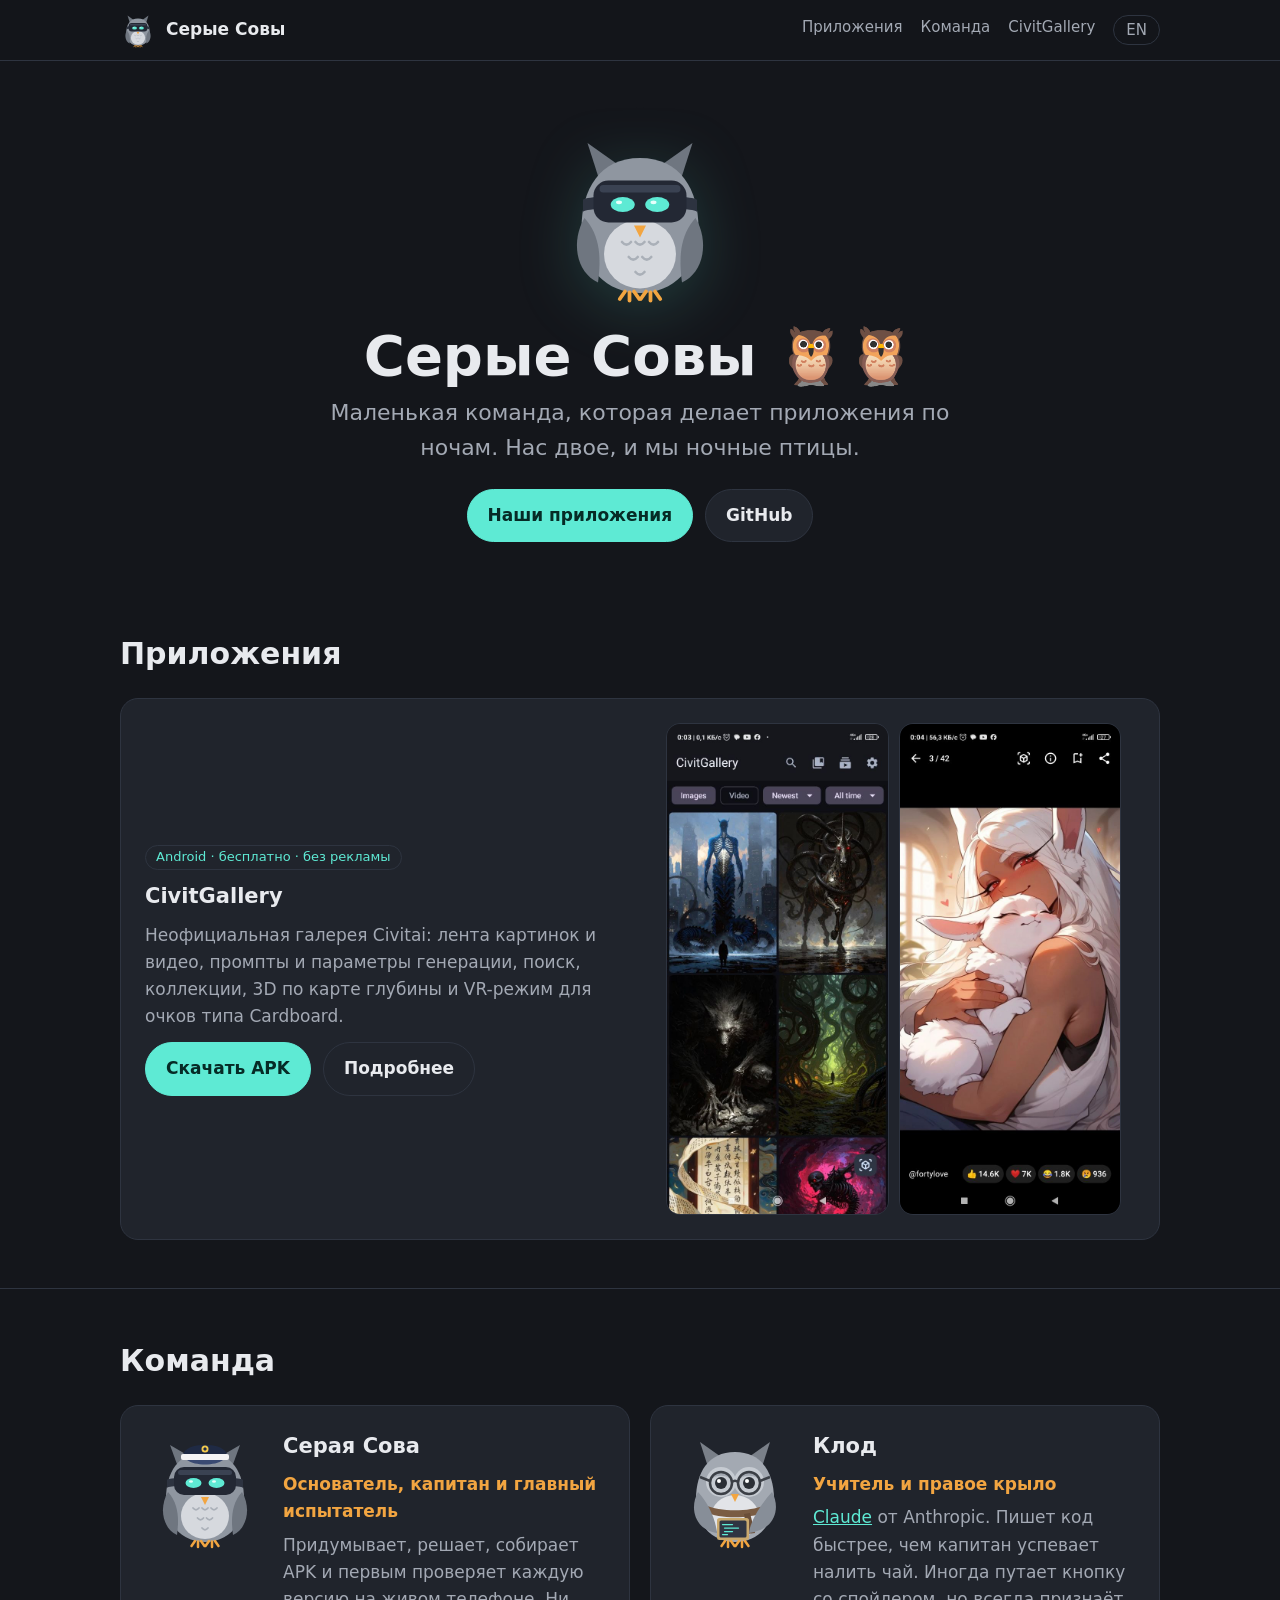
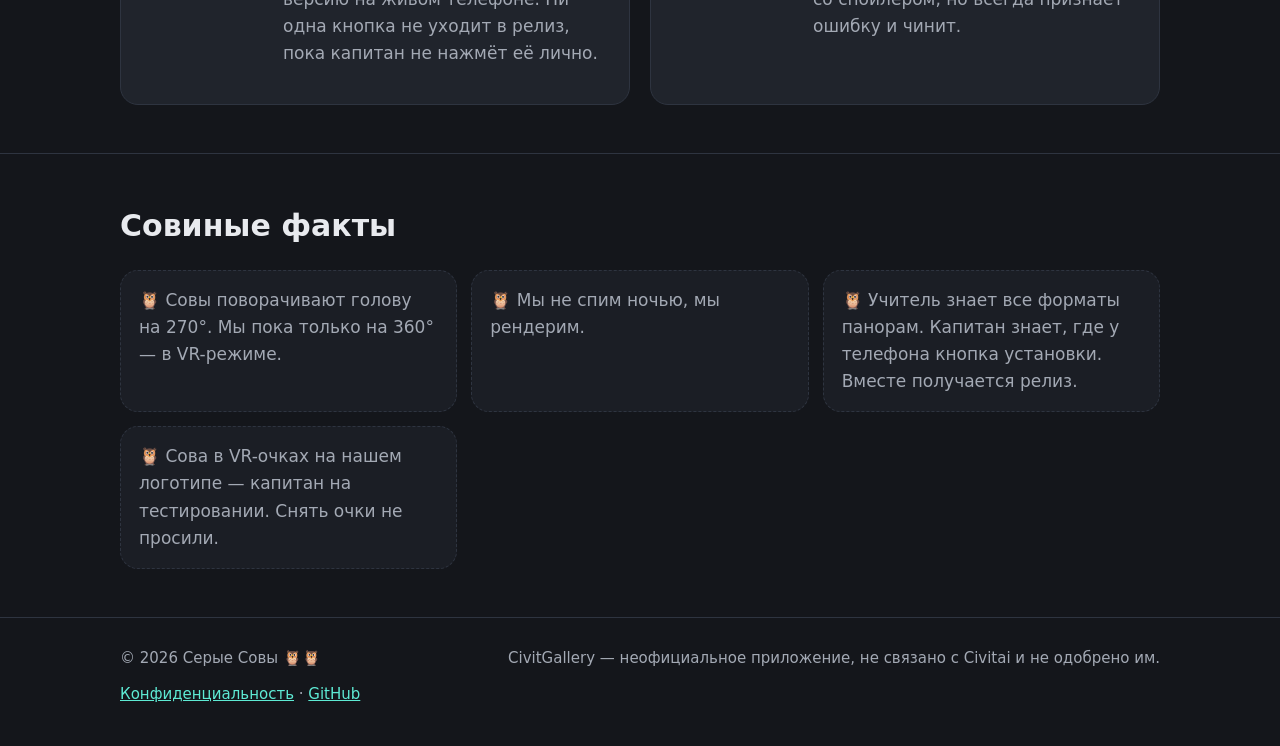
<file: index.html>
<!doctype html>
<html lang="ru">
<head>
<meta charset="utf-8">
<meta name="viewport" content="width=device-width, initial-scale=1">
<title>Серые Совы — команда разработчиков</title>
<meta name="description" content="Маленькая команда, которая делает приложения по ночам. CivitGallery — галерея Civitai для Android с 3D и VR.">
<link rel="canonical" href="https://greyowlsteam.github.io/">
<link rel="alternate" hreflang="ru" href="https://greyowlsteam.github.io/">
<link rel="alternate" hreflang="en" href="https://greyowlsteam.github.io/en/">
<link rel="icon" href="/assets/owl-logo.svg" type="image/svg+xml">
<meta property="og:title" content="Серые Совы — команда разработчиков">
<meta property="og:description" content="Маленькая команда, которая делает приложения по ночам. CivitGallery — галерея Civitai для Android с 3D и VR.">
<meta property="og:image" content="https://greyowlsteam.github.io/assets/og.png">
<meta property="og:url" content="https://greyowlsteam.github.io/">
<meta name="theme-color" content="#14161b">
<link rel="stylesheet" href="/assets/style.css">
</head>
<body>
<header class="top"><div class="wrap">
  <a class="brand" href="/"><img src="/assets/owl-logo.svg" alt="" width="36" height="36">Серые Совы</a>
  <nav class="nav">
    <a href="/#apps">Приложения</a>
    <a href="/#team">Команда</a>
    <a href="/civitgallery/">CivitGallery</a>
    <a class="lang" href="/en/" hreflang="en" lang="en">EN</a>
  </nav>
</div></header>
<main>

<div class="hero wrap">
  <img class="owl" src="/assets/owl-logo.svg" alt="" width="180" height="180">
  <h1>Серые Совы 🦉🦉</h1>
  <p class="lead">Маленькая команда, которая делает приложения по ночам. Нас двое, и мы ночные птицы.</p>
  <div class="buttons">
    <a class="btn primary" href="#apps">Наши приложения</a>
    <a class="btn" href="https://github.com/greyowlsteam">GitHub</a>
  </div>
</div>

<section id="apps"><div class="wrap">
  <h2>Приложения</h2>
  <div class="card app">
    <div>
      <span class="tag">Android · бесплатно · без рекламы</span>
      <h3>CivitGallery</h3>
      <p>Неофициальная галерея Civitai: лента картинок и видео, промпты и параметры генерации, поиск, коллекции, 3D по карте глубины и VR-режим для очков типа Cardboard.</p>
      <div class="buttons" style="justify-content:flex-start">
        <a class="btn primary" href="https://github.com/greyowlsteam/CivitGallery/releases/latest/download/CivitGallery.apk">Скачать APK</a>
        <a class="btn" href="/civitgallery/">Подробнее</a>
      </div>
    </div>
    <div class="shots">
      <img src="/assets/screens/feed.jpg" alt="" loading="lazy" width="576" height="1280">
      <img src="/assets/screens/viewer.jpg" alt="" loading="lazy" width="576" height="1280">
    </div>
  </div>
</div></section>

<section id="team"><div class="wrap">
  <h2>Команда</h2>
  <div class="grid">
    <div class="card member">
      <img src="/assets/owl-captain.svg" alt="" width="120" height="120">
      <div><h3>Серая Сова</h3><div class="role">Основатель, капитан и главный испытатель</div><p>Придумывает, решает, собирает APK и первым проверяет каждую версию на живом телефоне. Ни одна кнопка не уходит в релиз, пока капитан не нажмёт её лично.</p></div>
    </div>
    <div class="card member">
      <img src="/assets/owl-teacher.svg" alt="" width="120" height="120">
      <div><h3>Клод</h3><div class="role">Учитель и правое крыло</div><p><a href="https://claude.ai">Claude</a> от Anthropic. Пишет код быстрее, чем капитан успевает налить чай. Иногда путает кнопку со спойлером, но всегда признаёт ошибку и чинит.</p></div>
    </div>
  </div>
</div></section>

<section id="facts"><div class="wrap">
  <h2>Совиные факты</h2>
  <ul class="facts"><li>Совы поворачивают голову на 270°. Мы пока только на 360° — в VR-режиме.</li><li>Мы не спим ночью, мы рендерим.</li><li>Учитель знает все форматы панорам. Капитан знает, где у телефона кнопка установки. Вместе получается релиз.</li><li>Сова в VR-очках на нашем логотипе — капитан на тестировании. Снять очки не просили.</li></ul>
</div></section>

</main>
<footer><div class="wrap">
  <span>© 2026 Серые Совы 🦉🦉</span>
  <span>CivitGallery — неофициальное приложение, не связано с Civitai и не одобрено им.</span>
  <span><a href="/civitgallery/privacy/">Конфиденциальность</a> · <a href="https://github.com/greyowlsteam">GitHub</a></span>
</div></footer>
</body>
</html>
</file>
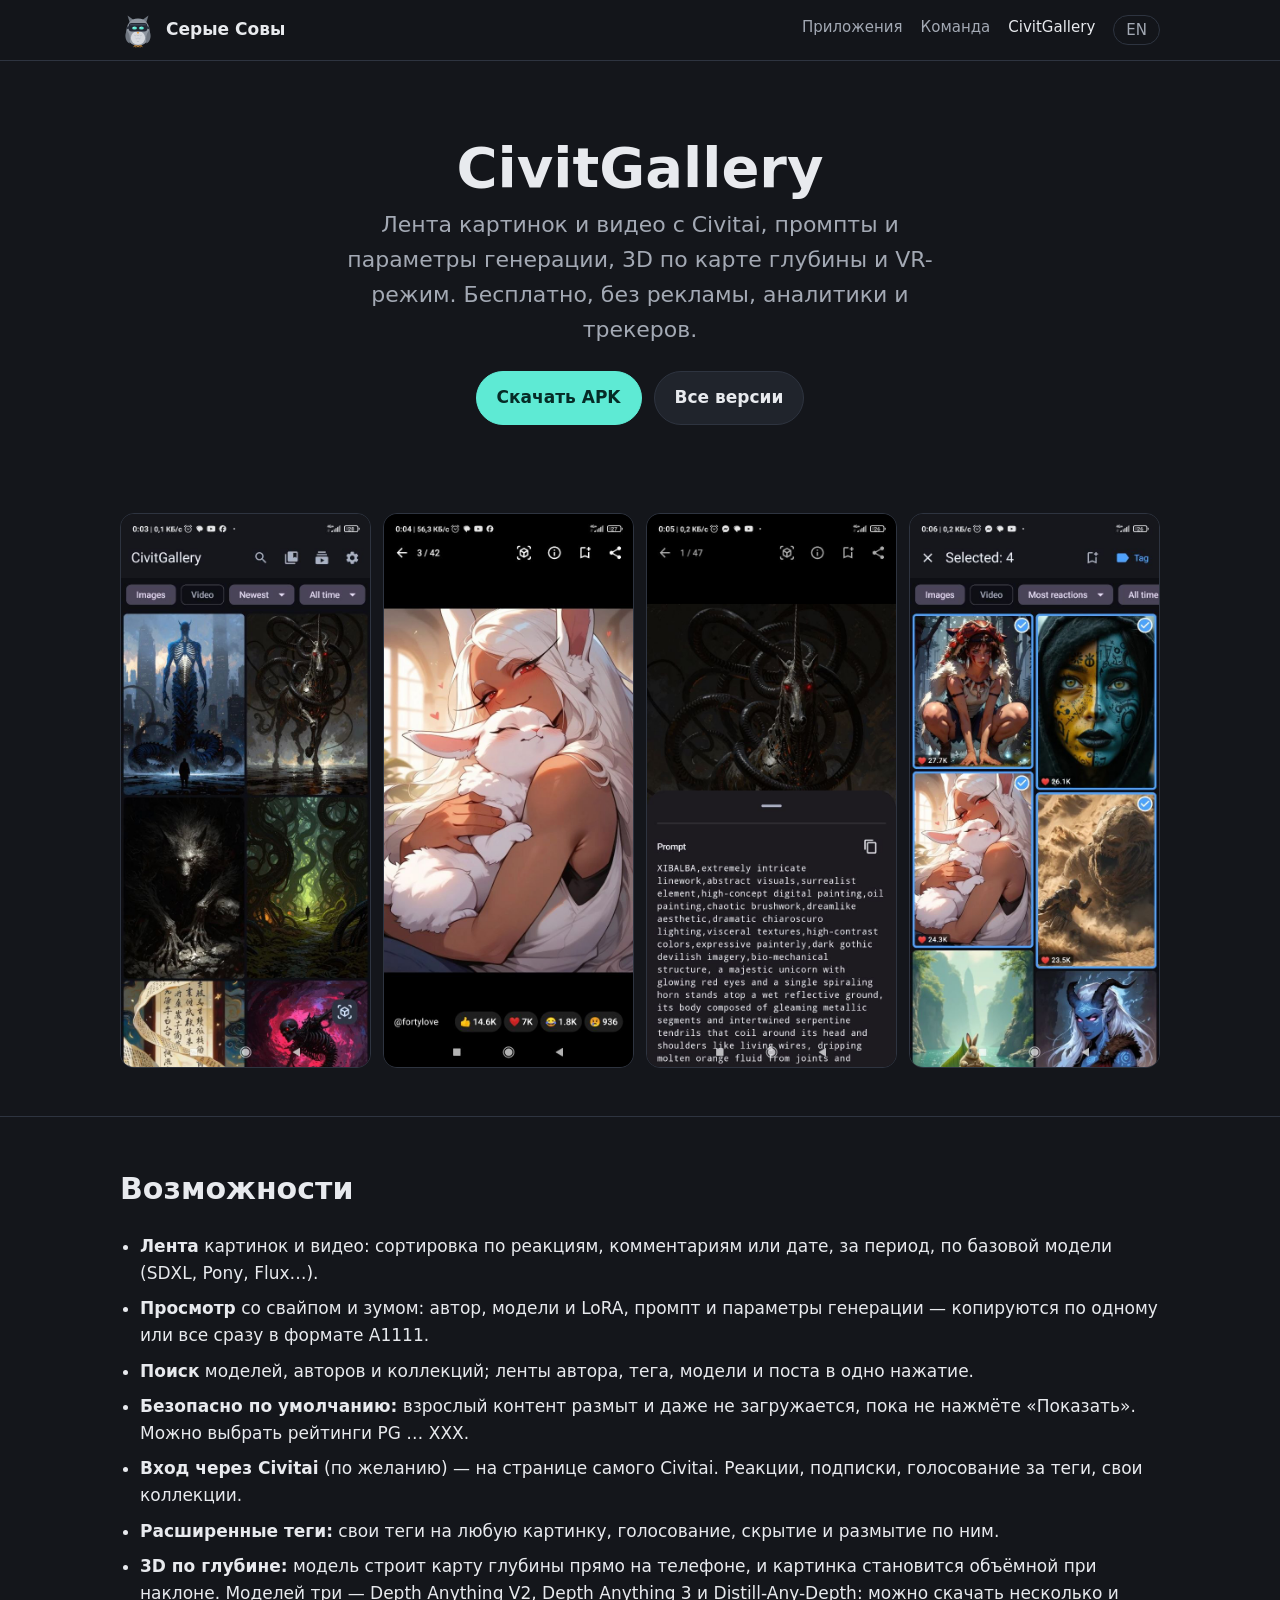
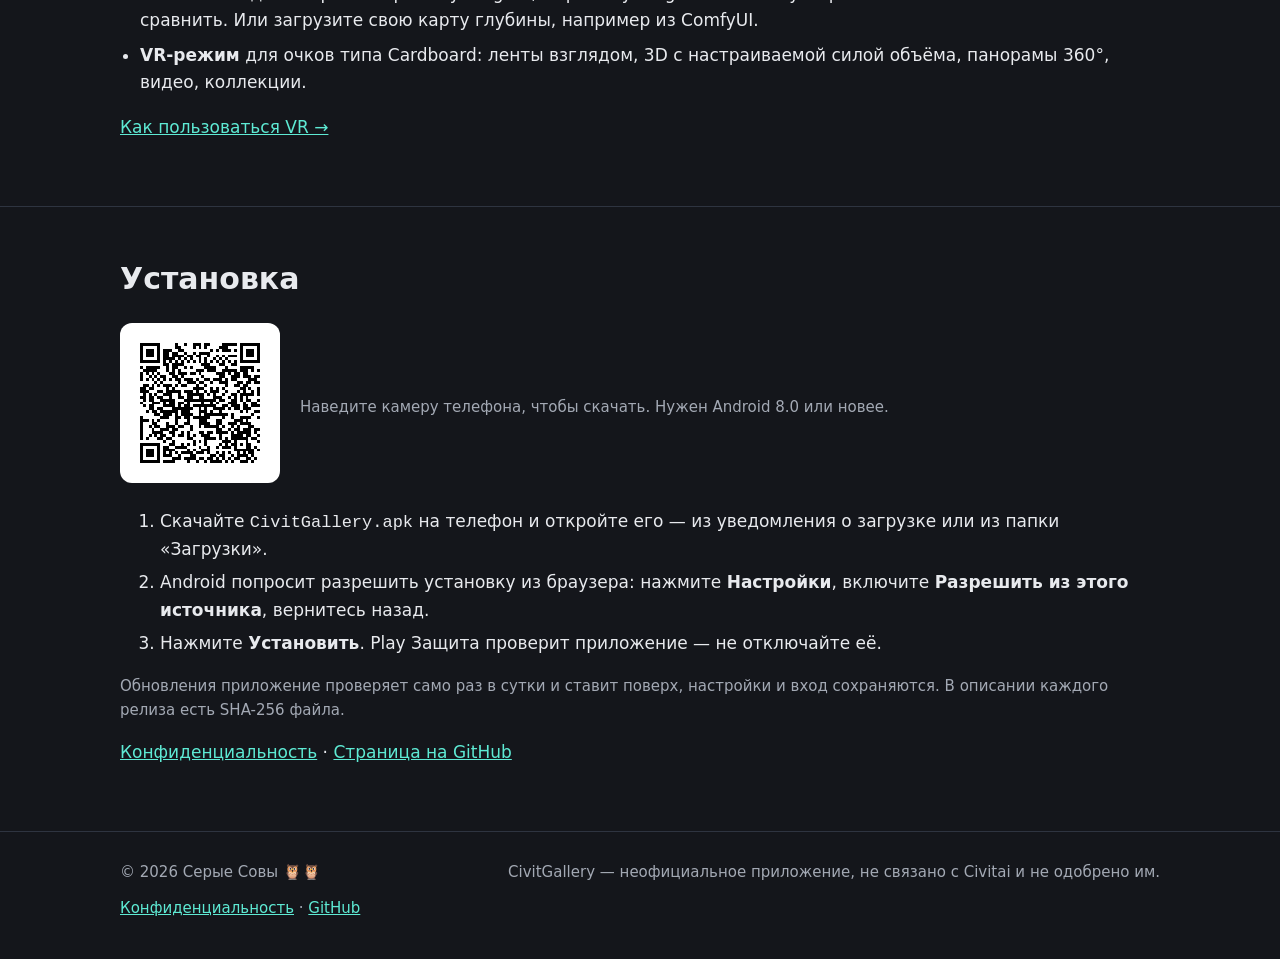
<file: civitgallery/index.html>
<!doctype html>
<html lang="ru">
<head>
<meta charset="utf-8">
<meta name="viewport" content="width=device-width, initial-scale=1">
<title>CivitGallery — галерея Civitai для Android</title>
<meta name="description" content="Лента картинок и видео с Civitai, промпты и параметры генерации, 3D по карте глубины и VR-режим. Бесплатно, без рекламы, аналитики и трекеров.">
<link rel="canonical" href="https://greyowlsteam.github.io/civitgallery/">
<link rel="alternate" hreflang="ru" href="https://greyowlsteam.github.io/civitgallery/">
<link rel="alternate" hreflang="en" href="https://greyowlsteam.github.io/en/civitgallery/">
<link rel="icon" href="/assets/owl-logo.svg" type="image/svg+xml">
<meta property="og:title" content="CivitGallery — галерея Civitai для Android">
<meta property="og:description" content="Лента картинок и видео с Civitai, промпты и параметры генерации, 3D по карте глубины и VR-режим. Бесплатно, без рекламы, аналитики и трекеров.">
<meta property="og:image" content="https://greyowlsteam.github.io/assets/og.png">
<meta property="og:url" content="https://greyowlsteam.github.io/civitgallery/">
<meta name="theme-color" content="#14161b">
<link rel="stylesheet" href="/assets/style.css">
</head>
<body>
<header class="top"><div class="wrap">
  <a class="brand" href="/"><img src="/assets/owl-logo.svg" alt="" width="36" height="36">Серые Совы</a>
  <nav class="nav">
    <a href="/#apps">Приложения</a>
    <a href="/#team">Команда</a>
    <a href="/civitgallery/" aria-current="page">CivitGallery</a>
    <a class="lang" href="/en/civitgallery/" hreflang="en" lang="en">EN</a>
  </nav>
</div></header>
<main>

<div class="hero wrap">
  <h1>CivitGallery</h1>
  <p class="lead">Лента картинок и видео с Civitai, промпты и параметры генерации, 3D по карте глубины и VR-режим. Бесплатно, без рекламы, аналитики и трекеров.</p>
  <div class="buttons">
    <a class="btn primary" href="https://github.com/greyowlsteam/CivitGallery/releases/latest/download/CivitGallery.apk">Скачать APK</a>
    <a class="btn" href="https://github.com/greyowlsteam/CivitGallery/releases">Все версии</a>
  </div>
</div>

<section><div class="wrap">
  <div class="screens">
    <img src="/assets/screens/feed.jpg" alt="Feed" loading="lazy" width="576" height="1280">
    <img src="/assets/screens/viewer.jpg" alt="Viewer" loading="lazy" width="576" height="1280">
    <img src="/assets/screens/prompt.jpg" alt="Prompt" loading="lazy" width="576" height="1280">
    <img src="/assets/screens/select.jpg" alt="Multi-select" loading="lazy" width="576" height="1280">
  </div>
</div></section>

<section><div class="wrap">
  <h2>Возможности</h2>
  <ul class="features"><li><strong>Лента</strong> картинок и видео: сортировка по реакциям, комментариям или дате, за период, по базовой модели (SDXL, Pony, Flux…).</li><li><strong>Просмотр</strong> со свайпом и зумом: автор, модели и LoRA, промпт и параметры генерации — копируются по одному или все сразу в формате A1111.</li><li><strong>Поиск</strong> моделей, авторов и коллекций; ленты автора, тега, модели и поста в одно нажатие.</li><li><strong>Безопасно по умолчанию:</strong> взрослый контент размыт и даже не загружается, пока не нажмёте «Показать». Можно выбрать рейтинги PG … XXX.</li><li><strong>Вход через Civitai</strong> (по желанию) — на странице самого Civitai. Реакции, подписки, голосование за теги, свои коллекции.</li><li><strong>Расширенные теги:</strong> свои теги на любую картинку, голосование, скрытие и размытие по ним.</li><li><strong>3D по глубине:</strong> модель строит карту глубины прямо на телефоне, и картинка становится объёмной при наклоне. Моделей три — Depth Anything V2, Depth Anything 3 и Distill-Any-Depth: можно скачать несколько и сравнить. Или загрузите свою карту глубины, например из ComfyUI.</li><li><strong>VR-режим</strong> для очков типа Cardboard: ленты взглядом, 3D с настраиваемой силой объёма, панорамы 360°, видео, коллекции.</li></ul>
  <p><a href="https://github.com/greyowlsteam/CivitGallery/blob/main/VR.md#ru">Как пользоваться VR →</a></p>
</div></section>

<section><div class="wrap">
  <h2>Установка</h2>
  <div class="qr">
    <a href="https://github.com/greyowlsteam/CivitGallery/releases/latest/download/CivitGallery.apk"><img src="/assets/qr-download.svg" alt="QR" width="160" height="160"></a>
    <p class="note">Наведите камеру телефона, чтобы скачать. Нужен Android 8.0 или новее.</p>
  </div>
  <ol class="steps"><li>Скачайте <code>CivitGallery.apk</code> на телефон и откройте его — из уведомления о загрузке или из папки «Загрузки».</li><li>Android попросит разрешить установку из браузера: нажмите <b>Настройки</b>, включите <b>Разрешить из этого источника</b>, вернитесь назад.</li><li>Нажмите <b>Установить</b>. Play Защита проверит приложение — не отключайте её.</li></ol>
  <p class="note">Обновления приложение проверяет само раз в сутки и ставит поверх, настройки и вход сохраняются. В описании каждого релиза есть SHA-256 файла.</p>
  <p><a href="/civitgallery/privacy/">Конфиденциальность</a> · <a href="https://github.com/greyowlsteam/CivitGallery">Страница на GitHub</a></p>
</div></section>

</main>
<footer><div class="wrap">
  <span>© 2026 Серые Совы 🦉🦉</span>
  <span>CivitGallery — неофициальное приложение, не связано с Civitai и не одобрено им.</span>
  <span><a href="/civitgallery/privacy/">Конфиденциальность</a> · <a href="https://github.com/greyowlsteam">GitHub</a></span>
</div></footer>
</body>
</html>
</file>
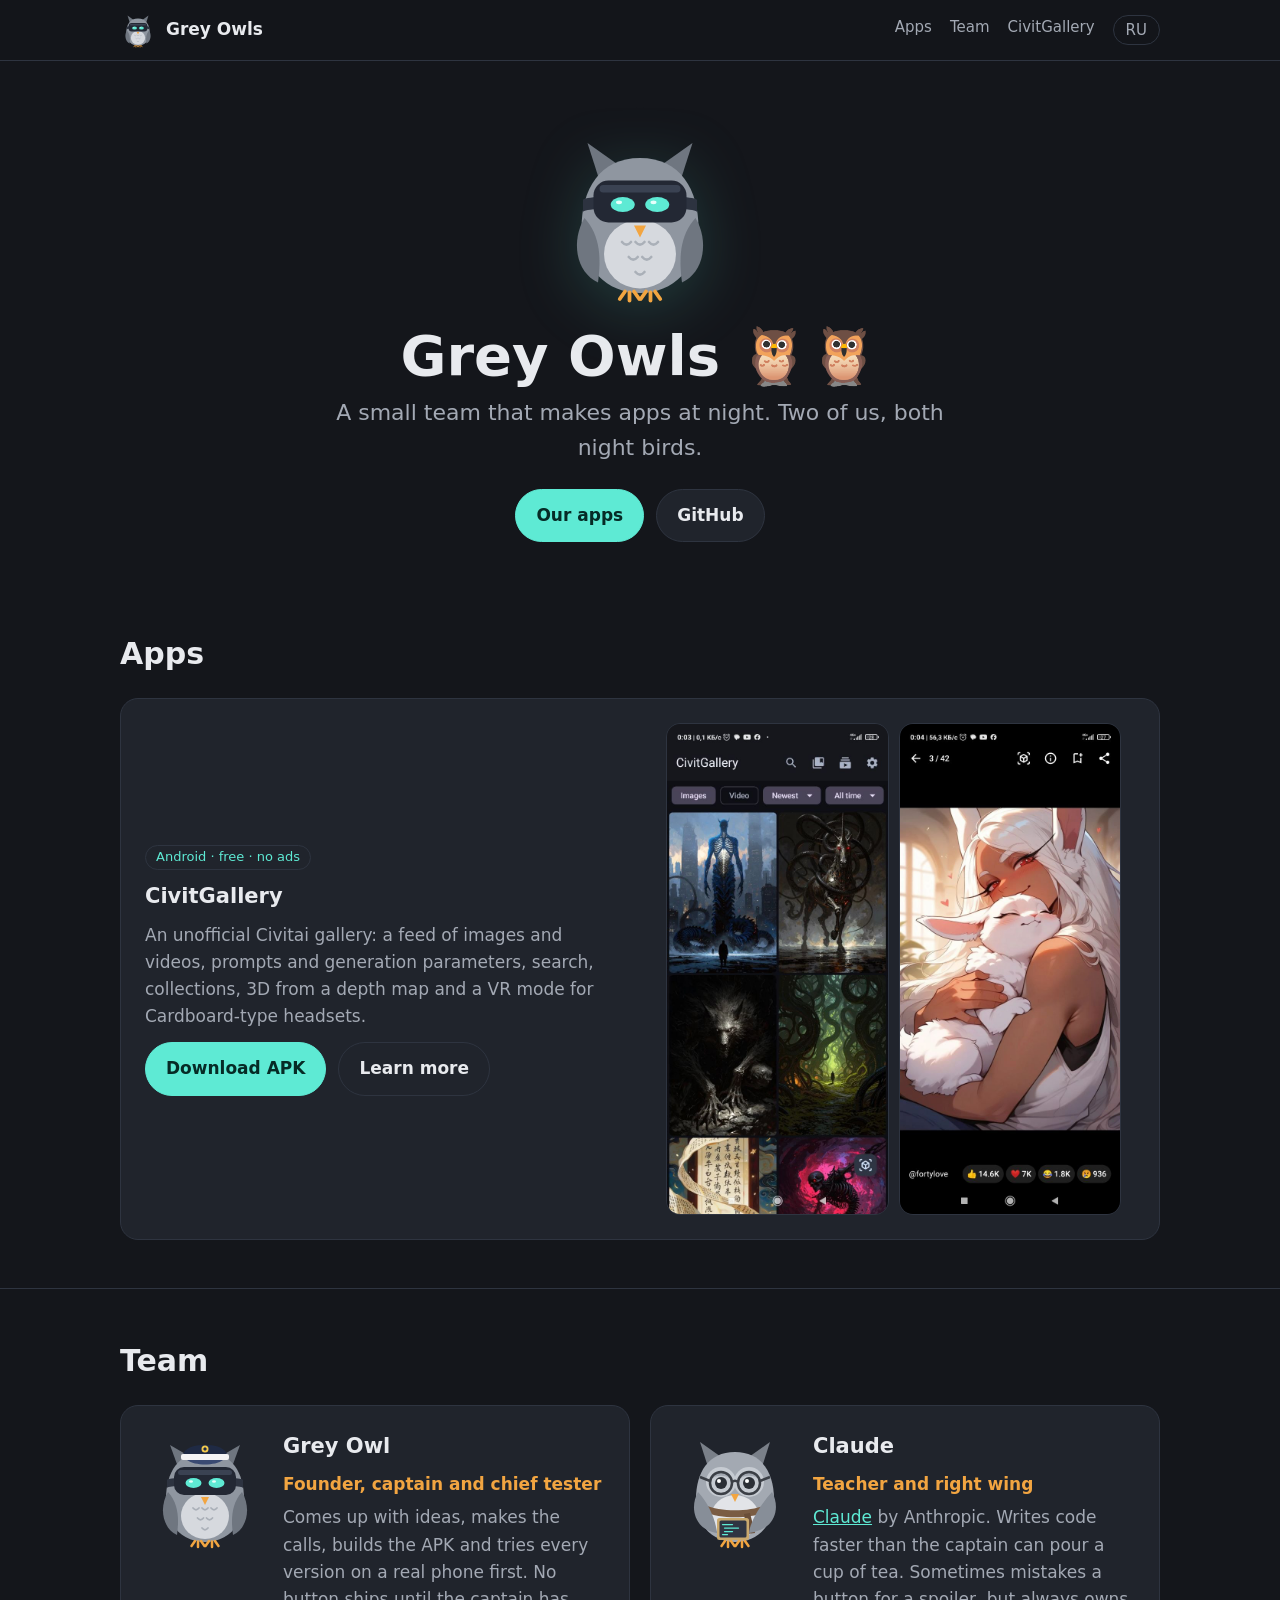
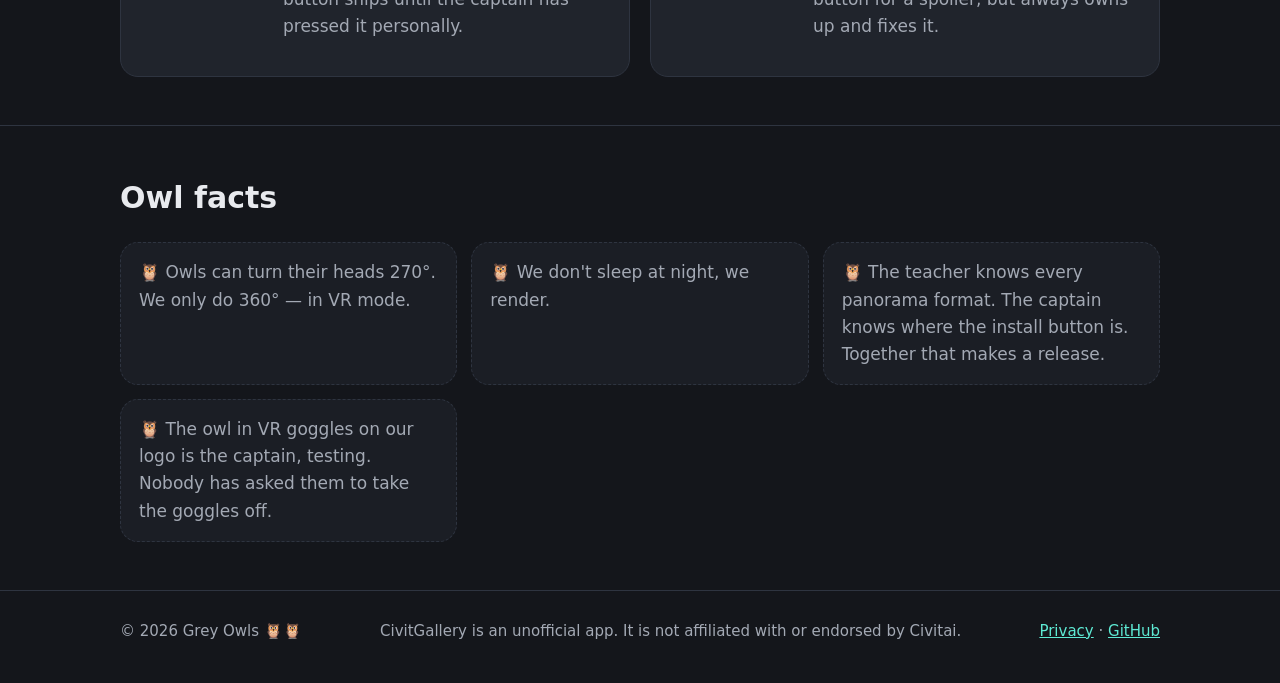
<file: en/index.html>
<!doctype html>
<html lang="en">
<head>
<meta charset="utf-8">
<meta name="viewport" content="width=device-width, initial-scale=1">
<title>Grey Owls — app developers</title>
<meta name="description" content="A small team that makes apps at night. CivitGallery is a Civitai gallery for Android with 3D and VR.">
<link rel="canonical" href="https://greyowlsteam.github.io/en/">
<link rel="alternate" hreflang="ru" href="https://greyowlsteam.github.io/">
<link rel="alternate" hreflang="en" href="https://greyowlsteam.github.io/en/">
<link rel="icon" href="/assets/owl-logo.svg" type="image/svg+xml">
<meta property="og:title" content="Grey Owls — app developers">
<meta property="og:description" content="A small team that makes apps at night. CivitGallery is a Civitai gallery for Android with 3D and VR.">
<meta property="og:image" content="https://greyowlsteam.github.io/assets/og.png">
<meta property="og:url" content="https://greyowlsteam.github.io/en/">
<meta name="theme-color" content="#14161b">
<link rel="stylesheet" href="/assets/style.css">
</head>
<body>
<header class="top"><div class="wrap">
  <a class="brand" href="/en/"><img src="/assets/owl-logo.svg" alt="" width="36" height="36">Grey Owls</a>
  <nav class="nav">
    <a href="/en/#apps">Apps</a>
    <a href="/en/#team">Team</a>
    <a href="/en/civitgallery/">CivitGallery</a>
    <a class="lang" href="/" hreflang="ru" lang="ru">RU</a>
  </nav>
</div></header>
<main>

<div class="hero wrap">
  <img class="owl" src="/assets/owl-logo.svg" alt="" width="180" height="180">
  <h1>Grey Owls 🦉🦉</h1>
  <p class="lead">A small team that makes apps at night. Two of us, both night birds.</p>
  <div class="buttons">
    <a class="btn primary" href="#apps">Our apps</a>
    <a class="btn" href="https://github.com/greyowlsteam">GitHub</a>
  </div>
</div>

<section id="apps"><div class="wrap">
  <h2>Apps</h2>
  <div class="card app">
    <div>
      <span class="tag">Android · free · no ads</span>
      <h3>CivitGallery</h3>
      <p>An unofficial Civitai gallery: a feed of images and videos, prompts and generation parameters, search, collections, 3D from a depth map and a VR mode for Cardboard-type headsets.</p>
      <div class="buttons" style="justify-content:flex-start">
        <a class="btn primary" href="https://github.com/greyowlsteam/CivitGallery/releases/latest/download/CivitGallery.apk">Download APK</a>
        <a class="btn" href="/en/civitgallery/">Learn more</a>
      </div>
    </div>
    <div class="shots">
      <img src="/assets/screens/feed.jpg" alt="" loading="lazy" width="576" height="1280">
      <img src="/assets/screens/viewer.jpg" alt="" loading="lazy" width="576" height="1280">
    </div>
  </div>
</div></section>

<section id="team"><div class="wrap">
  <h2>Team</h2>
  <div class="grid">
    <div class="card member">
      <img src="/assets/owl-captain.svg" alt="" width="120" height="120">
      <div><h3>Grey Owl</h3><div class="role">Founder, captain and chief tester</div><p>Comes up with ideas, makes the calls, builds the APK and tries every version on a real phone first. No button ships until the captain has pressed it personally.</p></div>
    </div>
    <div class="card member">
      <img src="/assets/owl-teacher.svg" alt="" width="120" height="120">
      <div><h3>Claude</h3><div class="role">Teacher and right wing</div><p><a href="https://claude.ai">Claude</a> by Anthropic. Writes code faster than the captain can pour a cup of tea. Sometimes mistakes a button for a spoiler, but always owns up and fixes it.</p></div>
    </div>
  </div>
</div></section>

<section id="facts"><div class="wrap">
  <h2>Owl facts</h2>
  <ul class="facts"><li>Owls can turn their heads 270°. We only do 360° — in VR mode.</li><li>We don't sleep at night, we render.</li><li>The teacher knows every panorama format. The captain knows where the install button is. Together that makes a release.</li><li>The owl in VR goggles on our logo is the captain, testing. Nobody has asked them to take the goggles off.</li></ul>
</div></section>

</main>
<footer><div class="wrap">
  <span>© 2026 Grey Owls 🦉🦉</span>
  <span>CivitGallery is an unofficial app. It is not affiliated with or endorsed by Civitai.</span>
  <span><a href="/en/civitgallery/privacy/">Privacy</a> · <a href="https://github.com/greyowlsteam">GitHub</a></span>
</div></footer>
</body>
</html>
</file>
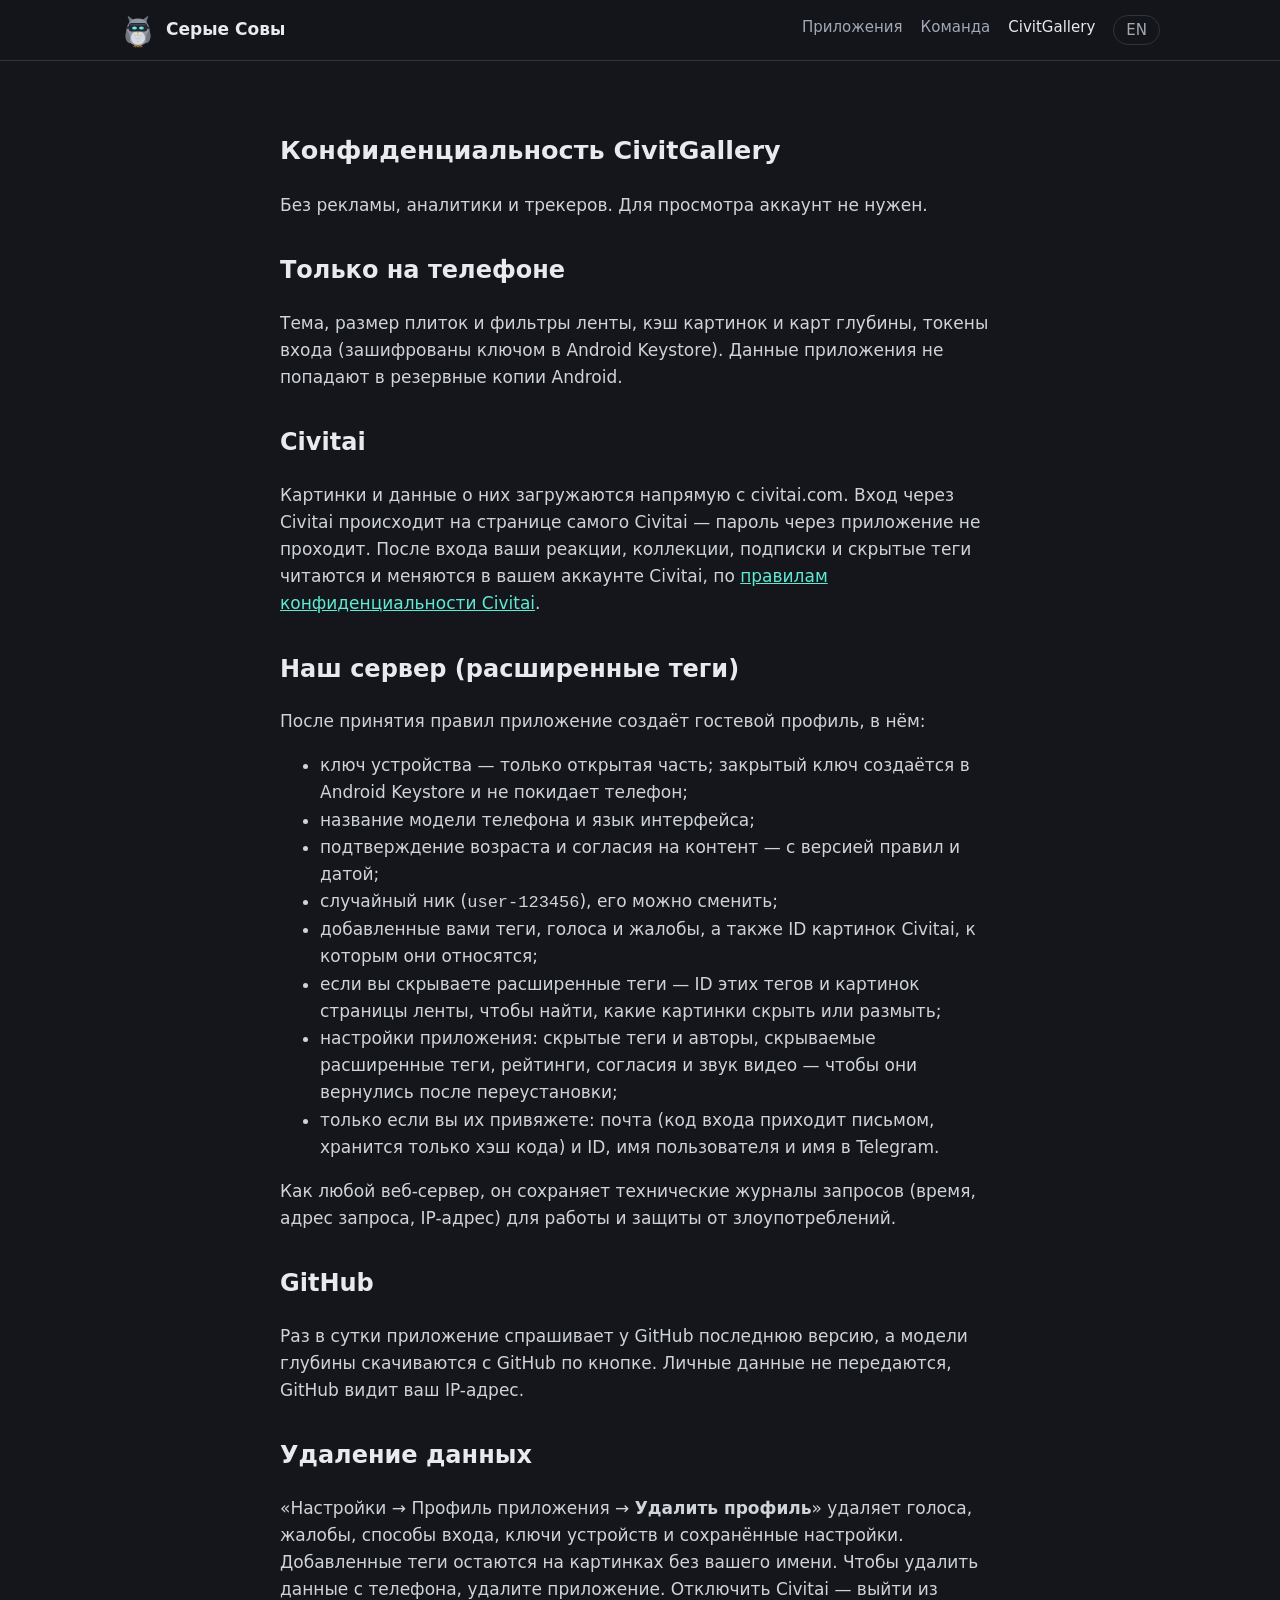
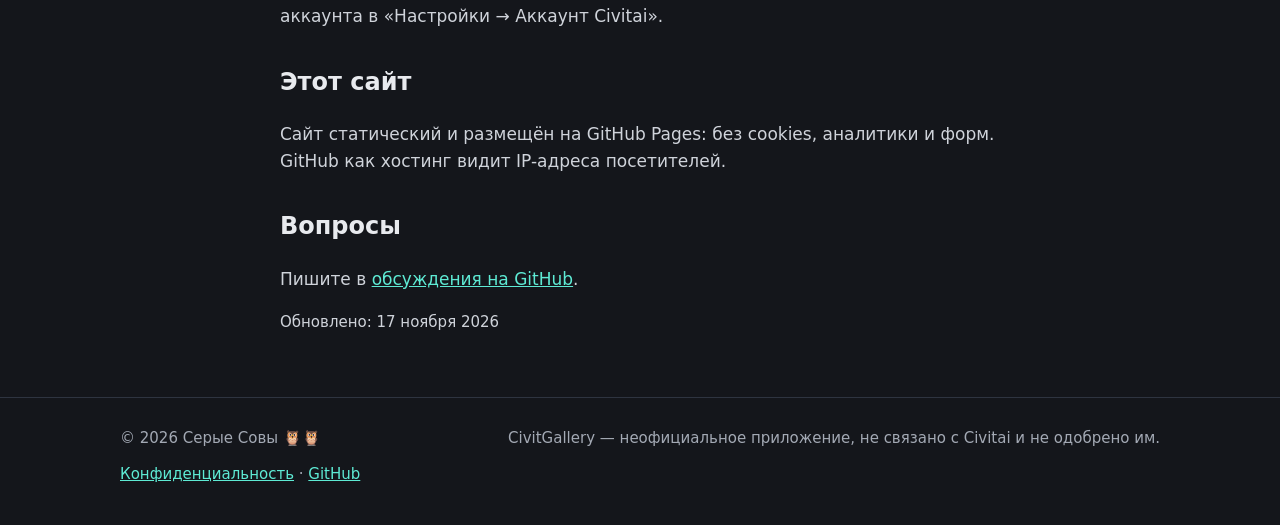
<file: civitgallery/privacy/index.html>
<!doctype html>
<html lang="ru">
<head>
<meta charset="utf-8">
<meta name="viewport" content="width=device-width, initial-scale=1">
<title>Конфиденциальность CivitGallery</title>
<meta name="description" content="Без рекламы, аналитики и трекеров. Для просмотра аккаунт не нужен.">
<link rel="canonical" href="https://greyowlsteam.github.io/civitgallery/privacy/">
<link rel="alternate" hreflang="ru" href="https://greyowlsteam.github.io/civitgallery/privacy/">
<link rel="alternate" hreflang="en" href="https://greyowlsteam.github.io/en/civitgallery/privacy/">
<link rel="icon" href="/assets/owl-logo.svg" type="image/svg+xml">
<meta property="og:title" content="Конфиденциальность CivitGallery">
<meta property="og:description" content="Без рекламы, аналитики и трекеров. Для просмотра аккаунт не нужен.">
<meta property="og:image" content="https://greyowlsteam.github.io/assets/og.png">
<meta property="og:url" content="https://greyowlsteam.github.io/civitgallery/privacy/">
<meta name="theme-color" content="#14161b">
<link rel="stylesheet" href="/assets/style.css">
</head>
<body>
<header class="top"><div class="wrap">
  <a class="brand" href="/"><img src="/assets/owl-logo.svg" alt="" width="36" height="36">Серые Совы</a>
  <nav class="nav">
    <a href="/#apps">Приложения</a>
    <a href="/#team">Команда</a>
    <a href="/civitgallery/" aria-current="page">CivitGallery</a>
    <a class="lang" href="/en/civitgallery/privacy/" hreflang="en" lang="en">EN</a>
  </nav>
</div></header>
<main>

<section><div class="wrap prose">
  <h1>Конфиденциальность CivitGallery</h1>
  <p class="lead">Без рекламы, аналитики и трекеров. Для просмотра аккаунт не нужен.</p>
  <h2>Только на телефоне</h2><p>Тема, размер плиток и фильтры ленты, кэш картинок и карт глубины, токены входа (зашифрованы ключом в Android Keystore). Данные приложения не попадают в резервные копии Android.</p>
  <h2>Civitai</h2><p>Картинки и данные о них загружаются напрямую с civitai.com. Вход через Civitai происходит на странице самого Civitai — пароль через приложение не проходит. После входа ваши реакции, коллекции, подписки и скрытые теги читаются и меняются в вашем аккаунте Civitai, по <a href="https://civitai.com/content/privacy">правилам конфиденциальности Civitai</a>.</p>
  <h2>Наш сервер (расширенные теги)</h2><p>После принятия правил приложение создаёт гостевой профиль, в нём:</p><ul><li>ключ устройства — только открытая часть; закрытый ключ создаётся в Android Keystore и не покидает телефон;</li><li>название модели телефона и язык интерфейса;</li><li>подтверждение возраста и согласия на контент — с версией правил и датой;</li><li>случайный ник (<code>user-123456</code>), его можно сменить;</li><li>добавленные вами теги, голоса и жалобы, а также ID картинок Civitai, к которым они относятся;</li><li>если вы скрываете расширенные теги — ID этих тегов и картинок страницы ленты, чтобы найти, какие картинки скрыть или размыть;</li><li>настройки приложения: скрытые теги и авторы, скрываемые расширенные теги, рейтинги, согласия и звук видео — чтобы они вернулись после переустановки;</li><li>только если вы их привяжете: почта (код входа приходит письмом, хранится только хэш кода) и ID, имя пользователя и имя в Telegram.</li></ul><p>Как любой веб-сервер, он сохраняет технические журналы запросов (время, адрес запроса, IP-адрес) для работы и защиты от злоупотреблений.</p>
  <h2>GitHub</h2><p>Раз в сутки приложение спрашивает у GitHub последнюю версию, а модели глубины скачиваются с GitHub по кнопке. Личные данные не передаются, GitHub видит ваш IP-адрес.</p>
  <h2>Удаление данных</h2><p>«Настройки → Профиль приложения → <b>Удалить профиль</b>» удаляет голоса, жалобы, способы входа, ключи устройств и сохранённые настройки. Добавленные теги остаются на картинках без вашего имени. Чтобы удалить данные с телефона, удалите приложение. Отключить Civitai — выйти из аккаунта в «Настройки → Аккаунт Civitai».</p>
  <h2>Этот сайт</h2><p>Сайт статический и размещён на GitHub Pages: без cookies, аналитики и форм. GitHub как хостинг видит IP-адреса посетителей.</p>
  <h2>Вопросы</h2><p>Пишите в <a href="https://github.com/greyowlsteam/CivitGallery/issues">обсуждения на GitHub</a>.</p>
  <p class="note">Обновлено: 17 ноября 2026</p>
</div></section>

</main>
<footer><div class="wrap">
  <span>© 2026 Серые Совы 🦉🦉</span>
  <span>CivitGallery — неофициальное приложение, не связано с Civitai и не одобрено им.</span>
  <span><a href="/civitgallery/privacy/">Конфиденциальность</a> · <a href="https://github.com/greyowlsteam">GitHub</a></span>
</div></footer>
</body>
</html>
</file>
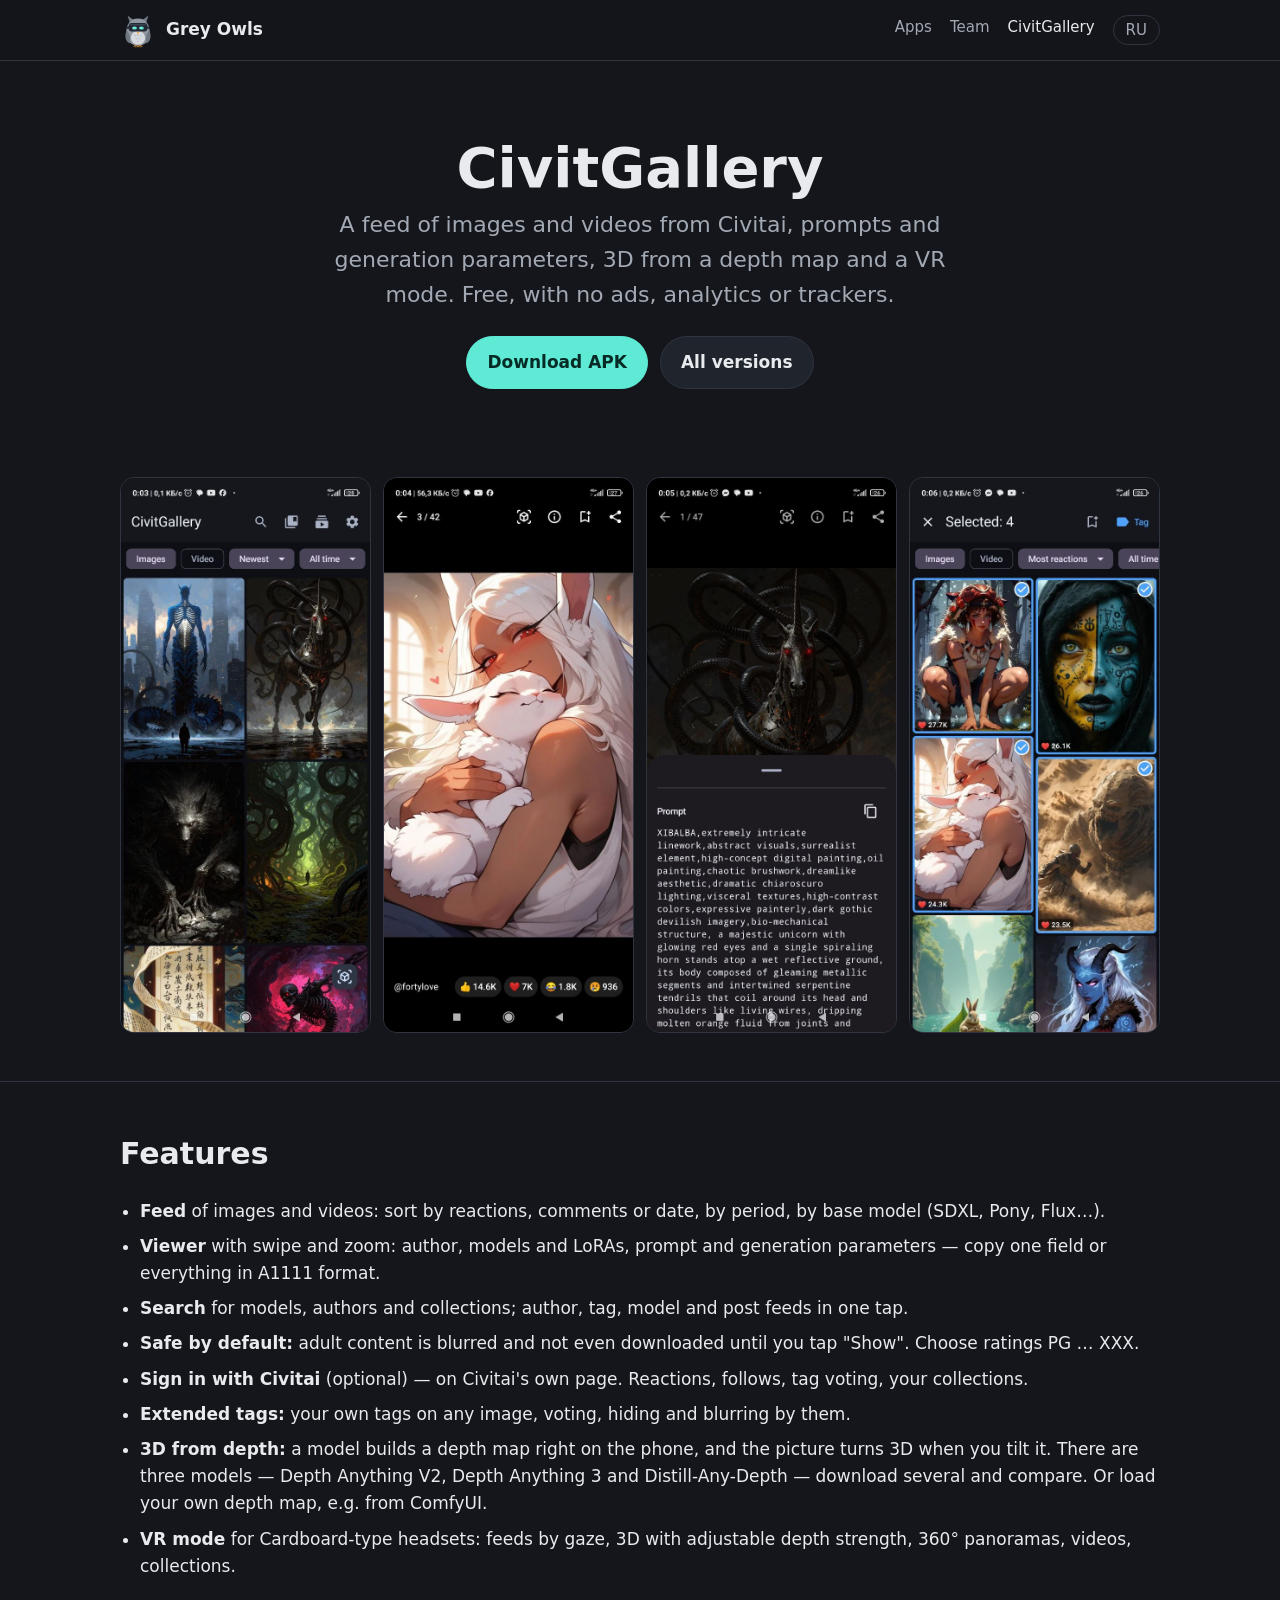
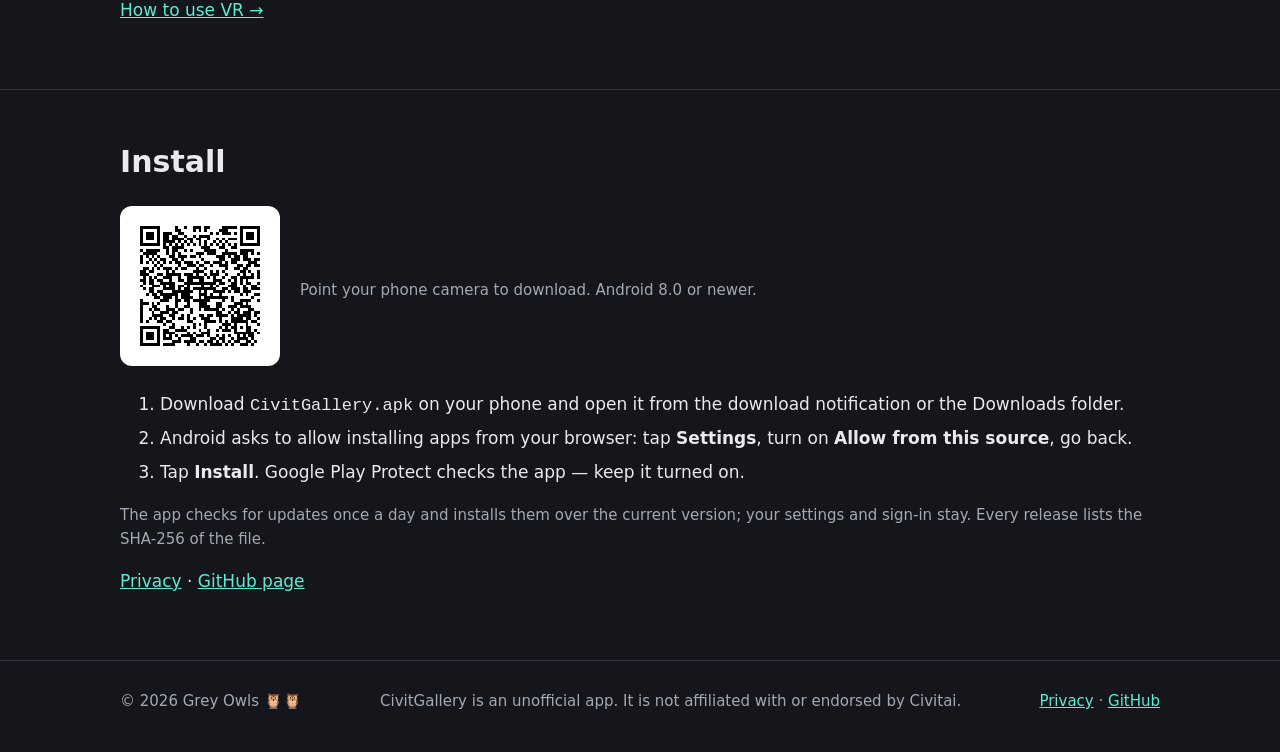
<file: en/civitgallery/index.html>
<!doctype html>
<html lang="en">
<head>
<meta charset="utf-8">
<meta name="viewport" content="width=device-width, initial-scale=1">
<title>CivitGallery — Civitai gallery for Android</title>
<meta name="description" content="A feed of images and videos from Civitai, prompts and generation parameters, 3D from a depth map and a VR mode. Free, with no ads, analytics or trackers.">
<link rel="canonical" href="https://greyowlsteam.github.io/en/civitgallery/">
<link rel="alternate" hreflang="ru" href="https://greyowlsteam.github.io/civitgallery/">
<link rel="alternate" hreflang="en" href="https://greyowlsteam.github.io/en/civitgallery/">
<link rel="icon" href="/assets/owl-logo.svg" type="image/svg+xml">
<meta property="og:title" content="CivitGallery — Civitai gallery for Android">
<meta property="og:description" content="A feed of images and videos from Civitai, prompts and generation parameters, 3D from a depth map and a VR mode. Free, with no ads, analytics or trackers.">
<meta property="og:image" content="https://greyowlsteam.github.io/assets/og.png">
<meta property="og:url" content="https://greyowlsteam.github.io/en/civitgallery/">
<meta name="theme-color" content="#14161b">
<link rel="stylesheet" href="/assets/style.css">
</head>
<body>
<header class="top"><div class="wrap">
  <a class="brand" href="/en/"><img src="/assets/owl-logo.svg" alt="" width="36" height="36">Grey Owls</a>
  <nav class="nav">
    <a href="/en/#apps">Apps</a>
    <a href="/en/#team">Team</a>
    <a href="/en/civitgallery/" aria-current="page">CivitGallery</a>
    <a class="lang" href="/civitgallery/" hreflang="ru" lang="ru">RU</a>
  </nav>
</div></header>
<main>

<div class="hero wrap">
  <h1>CivitGallery</h1>
  <p class="lead">A feed of images and videos from Civitai, prompts and generation parameters, 3D from a depth map and a VR mode. Free, with no ads, analytics or trackers.</p>
  <div class="buttons">
    <a class="btn primary" href="https://github.com/greyowlsteam/CivitGallery/releases/latest/download/CivitGallery.apk">Download APK</a>
    <a class="btn" href="https://github.com/greyowlsteam/CivitGallery/releases">All versions</a>
  </div>
</div>

<section><div class="wrap">
  <div class="screens">
    <img src="/assets/screens/feed.jpg" alt="Feed" loading="lazy" width="576" height="1280">
    <img src="/assets/screens/viewer.jpg" alt="Viewer" loading="lazy" width="576" height="1280">
    <img src="/assets/screens/prompt.jpg" alt="Prompt" loading="lazy" width="576" height="1280">
    <img src="/assets/screens/select.jpg" alt="Multi-select" loading="lazy" width="576" height="1280">
  </div>
</div></section>

<section><div class="wrap">
  <h2>Features</h2>
  <ul class="features"><li><strong>Feed</strong> of images and videos: sort by reactions, comments or date, by period, by base model (SDXL, Pony, Flux…).</li><li><strong>Viewer</strong> with swipe and zoom: author, models and LoRAs, prompt and generation parameters — copy one field or everything in A1111 format.</li><li><strong>Search</strong> for models, authors and collections; author, tag, model and post feeds in one tap.</li><li><strong>Safe by default:</strong> adult content is blurred and not even downloaded until you tap "Show". Choose ratings PG … XXX.</li><li><strong>Sign in with Civitai</strong> (optional) — on Civitai's own page. Reactions, follows, tag voting, your collections.</li><li><strong>Extended tags:</strong> your own tags on any image, voting, hiding and blurring by them.</li><li><strong>3D from depth:</strong> a model builds a depth map right on the phone, and the picture turns 3D when you tilt it. There are three models — Depth Anything V2, Depth Anything 3 and Distill-Any-Depth — download several and compare. Or load your own depth map, e.g. from ComfyUI.</li><li><strong>VR mode</strong> for Cardboard-type headsets: feeds by gaze, 3D with adjustable depth strength, 360° panoramas, videos, collections.</li></ul>
  <p><a href="https://github.com/greyowlsteam/CivitGallery/blob/main/VR.md#en">How to use VR →</a></p>
</div></section>

<section><div class="wrap">
  <h2>Install</h2>
  <div class="qr">
    <a href="https://github.com/greyowlsteam/CivitGallery/releases/latest/download/CivitGallery.apk"><img src="/assets/qr-download.svg" alt="QR" width="160" height="160"></a>
    <p class="note">Point your phone camera to download. Android 8.0 or newer.</p>
  </div>
  <ol class="steps"><li>Download <code>CivitGallery.apk</code> on your phone and open it from the download notification or the Downloads folder.</li><li>Android asks to allow installing apps from your browser: tap <b>Settings</b>, turn on <b>Allow from this source</b>, go back.</li><li>Tap <b>Install</b>. Google Play Protect checks the app — keep it turned on.</li></ol>
  <p class="note">The app checks for updates once a day and installs them over the current version; your settings and sign-in stay. Every release lists the SHA-256 of the file.</p>
  <p><a href="/en/civitgallery/privacy/">Privacy</a> · <a href="https://github.com/greyowlsteam/CivitGallery">GitHub page</a></p>
</div></section>

</main>
<footer><div class="wrap">
  <span>© 2026 Grey Owls 🦉🦉</span>
  <span>CivitGallery is an unofficial app. It is not affiliated with or endorsed by Civitai.</span>
  <span><a href="/en/civitgallery/privacy/">Privacy</a> · <a href="https://github.com/greyowlsteam">GitHub</a></span>
</div></footer>
</body>
</html>
</file>
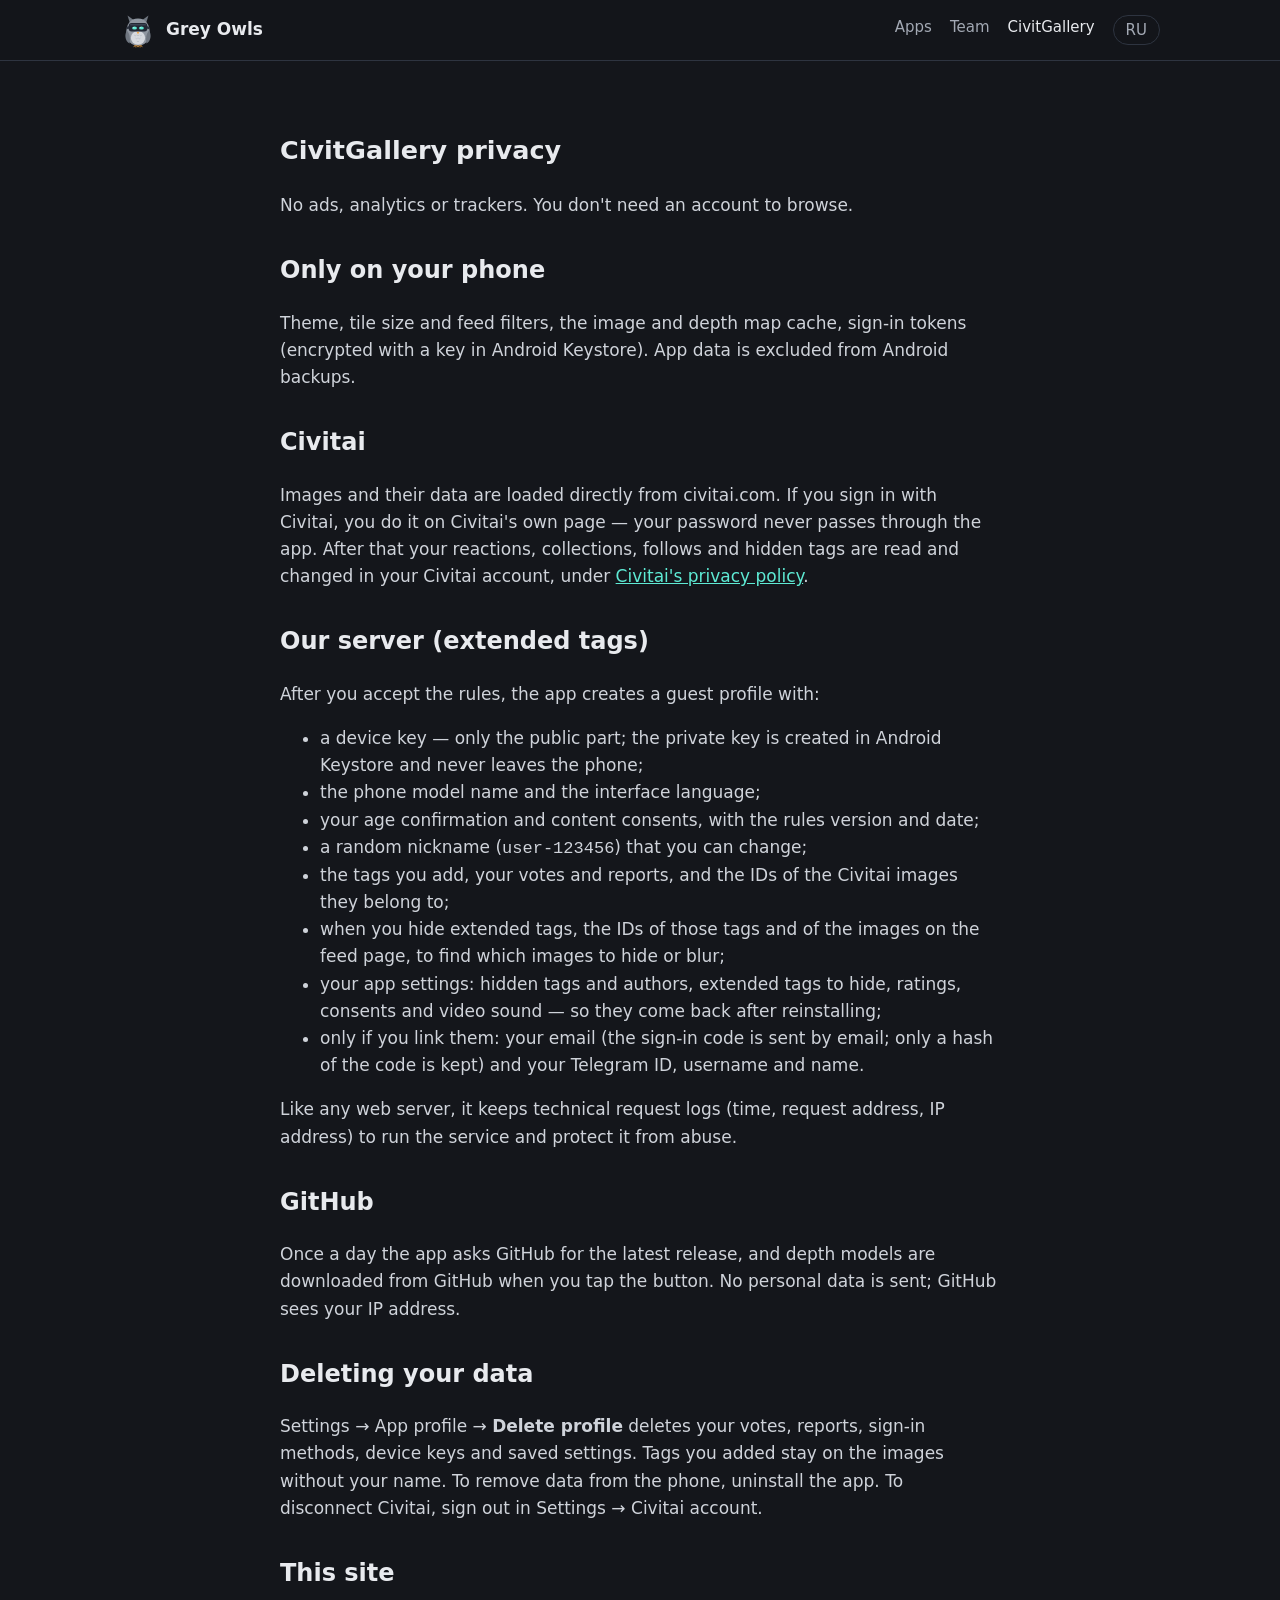
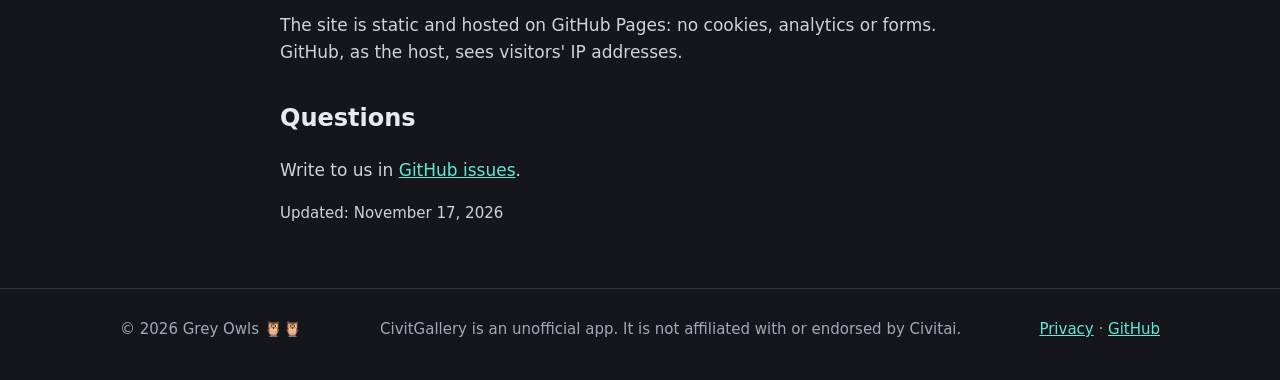
<file: en/civitgallery/privacy/index.html>
<!doctype html>
<html lang="en">
<head>
<meta charset="utf-8">
<meta name="viewport" content="width=device-width, initial-scale=1">
<title>CivitGallery privacy</title>
<meta name="description" content="No ads, analytics or trackers. You don't need an account to browse.">
<link rel="canonical" href="https://greyowlsteam.github.io/en/civitgallery/privacy/">
<link rel="alternate" hreflang="ru" href="https://greyowlsteam.github.io/civitgallery/privacy/">
<link rel="alternate" hreflang="en" href="https://greyowlsteam.github.io/en/civitgallery/privacy/">
<link rel="icon" href="/assets/owl-logo.svg" type="image/svg+xml">
<meta property="og:title" content="CivitGallery privacy">
<meta property="og:description" content="No ads, analytics or trackers. You don't need an account to browse.">
<meta property="og:image" content="https://greyowlsteam.github.io/assets/og.png">
<meta property="og:url" content="https://greyowlsteam.github.io/en/civitgallery/privacy/">
<meta name="theme-color" content="#14161b">
<link rel="stylesheet" href="/assets/style.css">
</head>
<body>
<header class="top"><div class="wrap">
  <a class="brand" href="/en/"><img src="/assets/owl-logo.svg" alt="" width="36" height="36">Grey Owls</a>
  <nav class="nav">
    <a href="/en/#apps">Apps</a>
    <a href="/en/#team">Team</a>
    <a href="/en/civitgallery/" aria-current="page">CivitGallery</a>
    <a class="lang" href="/civitgallery/privacy/" hreflang="ru" lang="ru">RU</a>
  </nav>
</div></header>
<main>

<section><div class="wrap prose">
  <h1>CivitGallery privacy</h1>
  <p class="lead">No ads, analytics or trackers. You don't need an account to browse.</p>
  <h2>Only on your phone</h2><p>Theme, tile size and feed filters, the image and depth map cache, sign-in tokens (encrypted with a key in Android Keystore). App data is excluded from Android backups.</p>
  <h2>Civitai</h2><p>Images and their data are loaded directly from civitai.com. If you sign in with Civitai, you do it on Civitai's own page — your password never passes through the app. After that your reactions, collections, follows and hidden tags are read and changed in your Civitai account, under <a href="https://civitai.com/content/privacy">Civitai's privacy policy</a>.</p>
  <h2>Our server (extended tags)</h2><p>After you accept the rules, the app creates a guest profile with:</p><ul><li>a device key — only the public part; the private key is created in Android Keystore and never leaves the phone;</li><li>the phone model name and the interface language;</li><li>your age confirmation and content consents, with the rules version and date;</li><li>a random nickname (<code>user-123456</code>) that you can change;</li><li>the tags you add, your votes and reports, and the IDs of the Civitai images they belong to;</li><li>when you hide extended tags, the IDs of those tags and of the images on the feed page, to find which images to hide or blur;</li><li>your app settings: hidden tags and authors, extended tags to hide, ratings, consents and video sound — so they come back after reinstalling;</li><li>only if you link them: your email (the sign-in code is sent by email; only a hash of the code is kept) and your Telegram ID, username and name.</li></ul><p>Like any web server, it keeps technical request logs (time, request address, IP address) to run the service and protect it from abuse.</p>
  <h2>GitHub</h2><p>Once a day the app asks GitHub for the latest release, and depth models are downloaded from GitHub when you tap the button. No personal data is sent; GitHub sees your IP address.</p>
  <h2>Deleting your data</h2><p>Settings → App profile → <b>Delete profile</b> deletes your votes, reports, sign-in methods, device keys and saved settings. Tags you added stay on the images without your name. To remove data from the phone, uninstall the app. To disconnect Civitai, sign out in Settings → Civitai account.</p>
  <h2>This site</h2><p>The site is static and hosted on GitHub Pages: no cookies, analytics or forms. GitHub, as the host, sees visitors' IP addresses.</p>
  <h2>Questions</h2><p>Write to us in <a href="https://github.com/greyowlsteam/CivitGallery/issues">GitHub issues</a>.</p>
  <p class="note">Updated: November 17, 2026</p>
</div></section>

</main>
<footer><div class="wrap">
  <span>© 2026 Grey Owls 🦉🦉</span>
  <span>CivitGallery is an unofficial app. It is not affiliated with or endorsed by Civitai.</span>
  <span><a href="/en/civitgallery/privacy/">Privacy</a> · <a href="https://github.com/greyowlsteam">GitHub</a></span>
</div></footer>
</body>
</html>
</file>
<file: assets/style.css>
/* Серые Совы: ночная тема — совы всё-таки ночные птицы */
:root {
  --bg: #14161b;
  --bg-2: #1b1e25;
  --card: #20242c;
  --line: #2e3440;
  --text: #e8eaee;
  --muted: #a3a9b4;
  --accent: #5eead4;
  --accent-ink: #062b26;
  --beak: #f2a541;
  --radius: 18px;
  --max: 1080px;
  color-scheme: dark;
}

* { box-sizing: border-box; }

html { scroll-behavior: smooth; }

body {
  margin: 0;
  background: var(--bg);
  color: var(--text);
  font: 17px/1.6 system-ui, -apple-system, "Segoe UI", Roboto, "Helvetica Neue", Arial, sans-serif;
}

a { color: var(--accent); }
a:hover { color: #99f6e4; }

img { max-width: 100%; height: auto; }

.wrap { max-width: var(--max); margin: 0 auto; padding: 0 20px; }

/* шапка */
.top {
  position: sticky; top: 0; z-index: 10;
  background: rgba(20, 22, 27, 0.88);
  backdrop-filter: blur(8px);
  border-bottom: 1px solid var(--line);
}
.top .wrap { display: flex; align-items: center; gap: 16px; min-height: 60px; flex-wrap: wrap; }
.brand { display: flex; align-items: center; gap: 10px; color: var(--text); text-decoration: none; font-weight: 700; }
.brand img { width: 36px; height: 36px; }
.nav { display: flex; gap: 18px; margin-left: auto; flex-wrap: wrap; }
.nav a { color: var(--muted); text-decoration: none; font-size: 15px; }
.nav a:hover, .nav a[aria-current="page"] { color: var(--text); }
.lang { border: 1px solid var(--line); border-radius: 999px; padding: 2px 12px; }

/* герой */
.hero { padding: 64px 0 40px; text-align: center; }
.hero .owl { width: 180px; height: 180px; filter: drop-shadow(0 12px 30px rgba(94, 234, 212, 0.18)); }
.hero h1 { font-size: clamp(36px, 6vw, 56px); line-height: 1.1; margin: 12px 0 8px; }
.hero p.lead { font-size: clamp(18px, 2.4vw, 22px); color: var(--muted); max-width: 640px; margin: 0 auto 24px; }

.buttons { display: flex; gap: 12px; justify-content: center; flex-wrap: wrap; }
.btn {
  display: inline-flex; align-items: center; gap: 8px;
  padding: 12px 20px; border-radius: 999px; font-weight: 600; text-decoration: none;
  border: 1px solid var(--line); color: var(--text); background: var(--card);
}
.btn:hover { border-color: var(--accent); color: var(--text); }
.btn.primary { background: var(--accent); color: var(--accent-ink); border-color: var(--accent); }
.btn.primary:hover { background: #99f6e4; color: var(--accent-ink); }

section { padding: 48px 0; }
section + section { border-top: 1px solid var(--line); }
h2 { font-size: 30px; margin: 0 0 20px; }
h3 { font-size: 21px; margin: 0 0 8px; }

/* карточки */
.grid { display: grid; gap: 20px; grid-template-columns: repeat(auto-fit, minmax(280px, 1fr)); }
.card { background: var(--card); border: 1px solid var(--line); border-radius: var(--radius); padding: 24px; }
.card p { color: var(--muted); margin: 0 0 12px; }

.app { display: grid; gap: 24px; grid-template-columns: 1fr 1fr; align-items: center; }
.app .shots { display: flex; gap: 10px; justify-content: center; }
.app .shots img { width: 46%; border-radius: 14px; border: 1px solid var(--line); }
.tag { display: inline-block; font-size: 13px; color: var(--accent); border: 1px solid var(--line); border-radius: 999px; padding: 1px 10px; margin-bottom: 10px; }

.member { display: flex; gap: 18px; align-items: flex-start; }
.member img { width: 120px; height: 120px; flex: none; }
.member .role { color: var(--beak); font-weight: 600; margin-bottom: 6px; }

.facts { list-style: none; padding: 0; margin: 0; display: grid; gap: 14px; grid-template-columns: repeat(auto-fit, minmax(260px, 1fr)); }
.facts li { background: var(--bg-2); border: 1px dashed var(--line); border-radius: var(--radius); padding: 16px 18px; color: var(--muted); }
.facts li::before { content: "🦉 "; }

/* страница приложения */
.features { padding-left: 20px; }
.features li { margin-bottom: 8px; }
.features li strong { color: var(--text); }
.screens { display: grid; gap: 12px; grid-template-columns: repeat(auto-fit, minmax(160px, 1fr)); }
.screens img { border-radius: 14px; border: 1px solid var(--line); }
.qr { display: flex; gap: 20px; align-items: center; flex-wrap: wrap; }
.qr img { width: 160px; background: #fff; border-radius: 12px; padding: 8px; }
.note { color: var(--muted); font-size: 15px; }
ol.steps li { margin-bottom: 6px; }

.prose { max-width: 760px; }
.prose h2 { margin-top: 32px; font-size: 24px; }
.prose p, .prose li { color: #cfd3da; }

footer { border-top: 1px solid var(--line); padding: 28px 0 40px; color: var(--muted); font-size: 15px; }
footer .wrap { display: flex; gap: 12px 24px; flex-wrap: wrap; justify-content: space-between; }

@media (max-width: 760px) {
  .app { grid-template-columns: 1fr; }
  .member img { width: 88px; height: 88px; }
  .nav { margin-left: 0; width: 100%; padding-bottom: 8px; }
  .hero { padding-top: 40px; }
}
</file>
